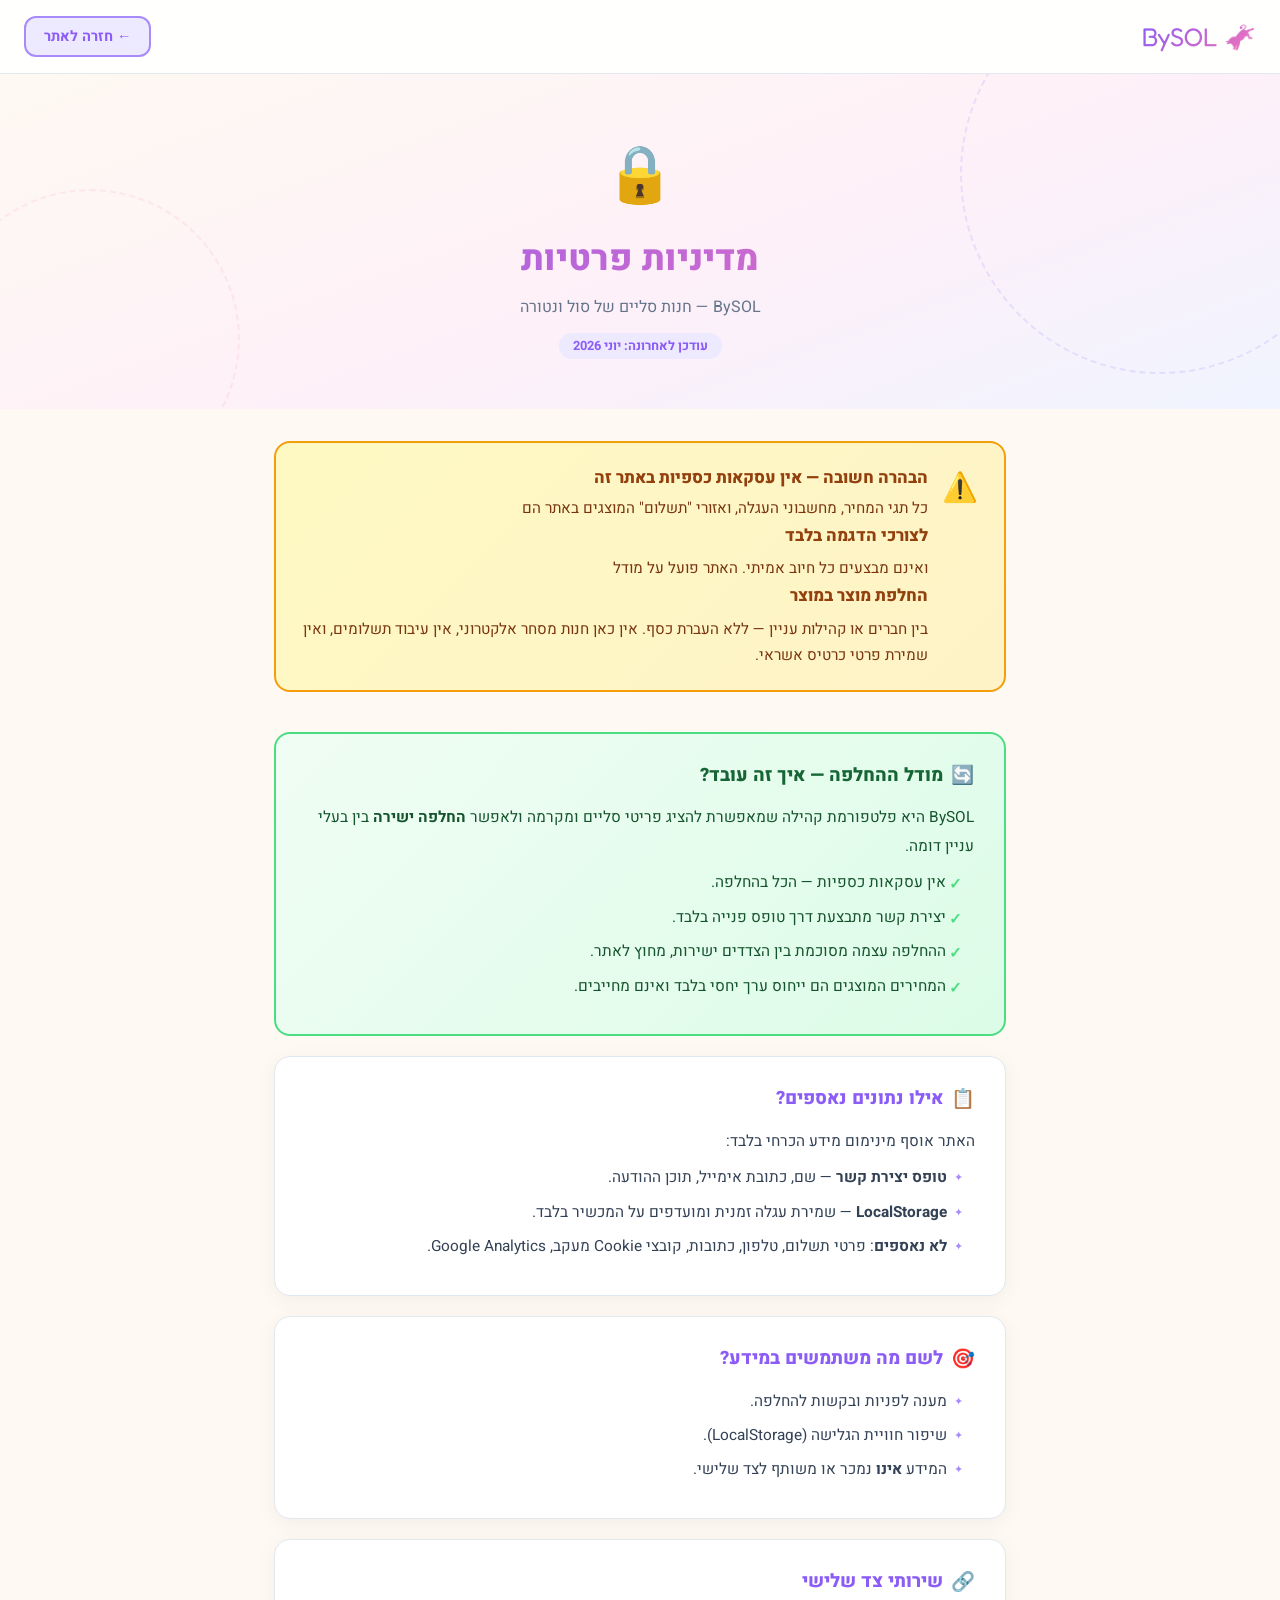
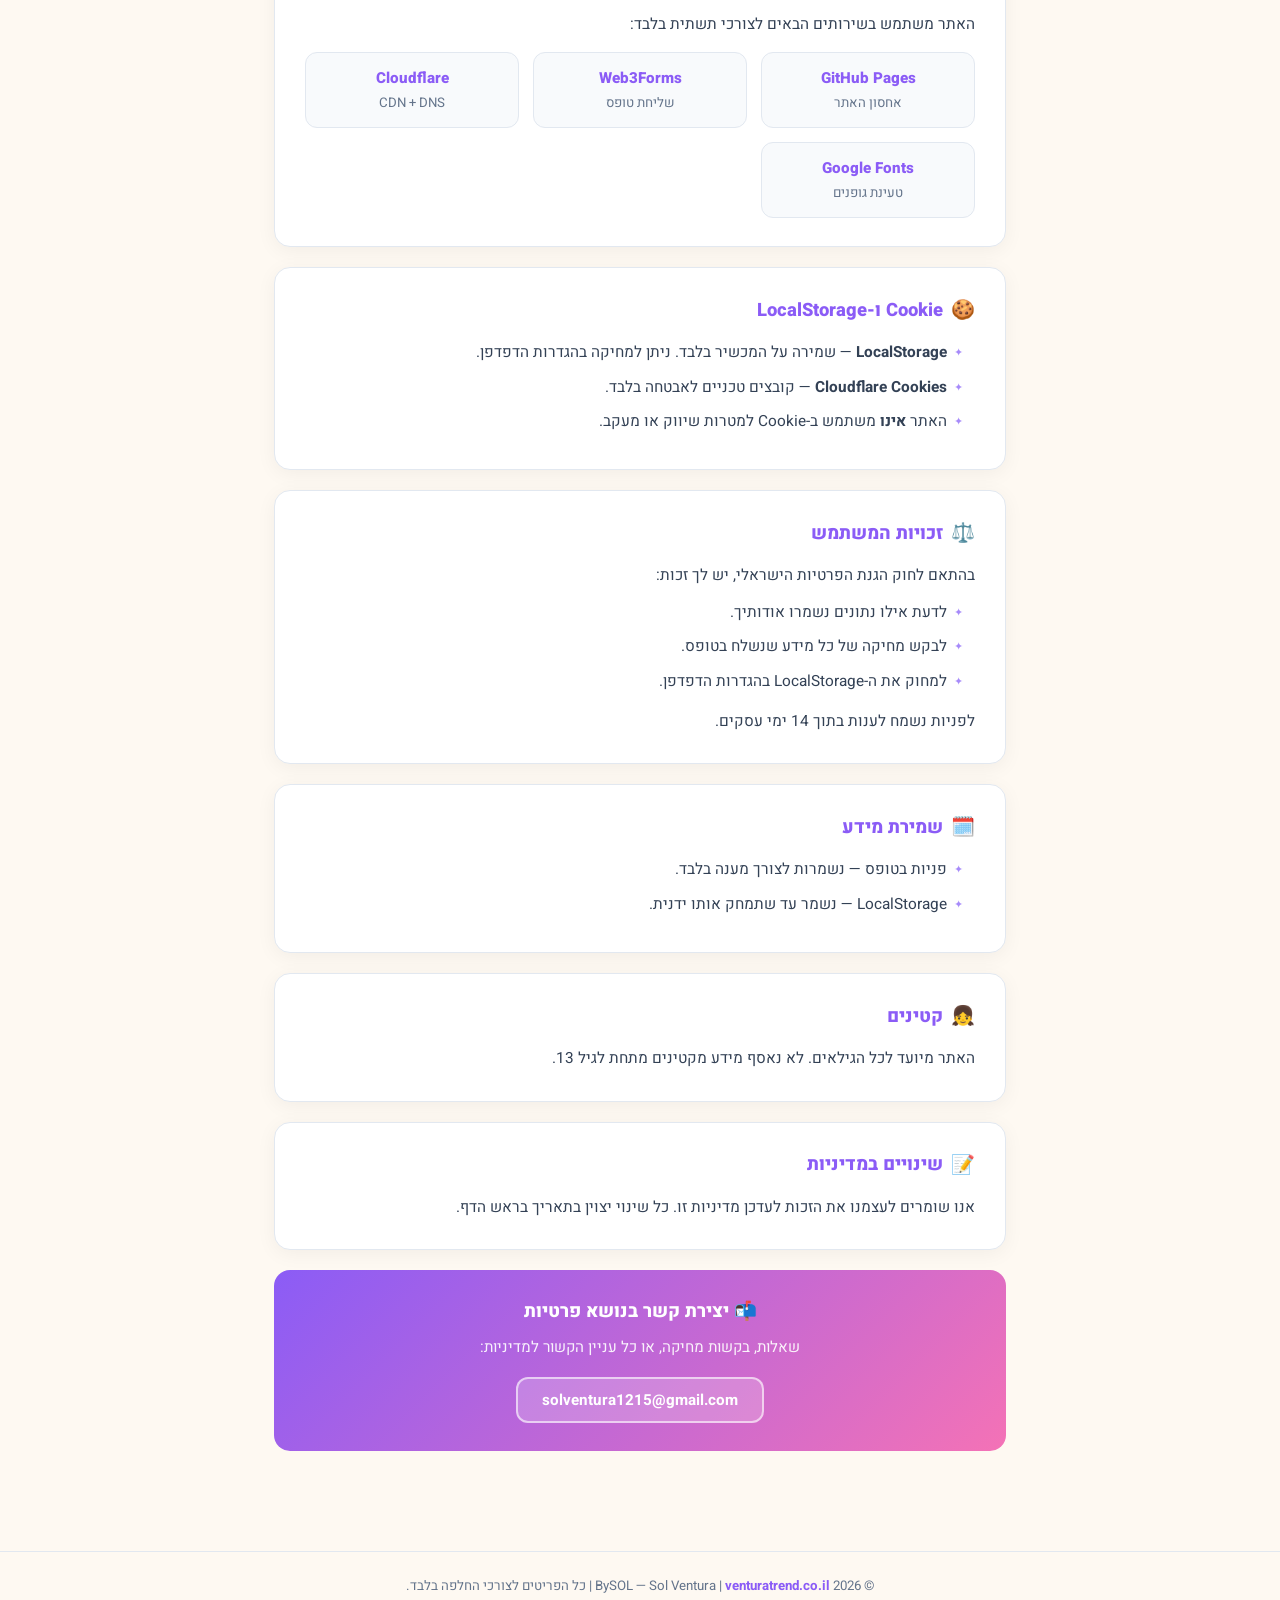
<file: privacy.html>
<!DOCTYPE html>
<html lang="he" dir="rtl">
<head>
  <meta charset="UTF-8"/>
  <meta name="viewport" content="width=device-width, initial-scale=1.0"/>
  <title>מדיניות פרטיות — BySOL</title>
  <link rel="icon" href="data:image/svg+xml,<svg xmlns=%22http://www.w3.org/2000/svg%22 viewBox=%220 0 100 100%22><text y=%22.9em%22 font-size=%2290%22>🫏</text></svg>">
  <link rel="preconnect" href="https://fonts.googleapis.com">
  <link href="https://fonts.googleapis.com/css2?family=Fredoka+One&family=Heebo:wght@300;400;600;700;800&display=swap" rel="stylesheet">
  <style>
    *, *::before, *::after { box-sizing: border-box; margin: 0; padding: 0; }
    :root {
      --green: #4ade80; --teal: #2dd4bf; --purple: #8b5cf6; --purple2: #a78bfa;
      --pink: #f472b6; --amber: #f59e0b; --bg: #fef9f2; --surface: #ffffff;
      --text: #0f172a; --muted: #64748b; --border: #e2e8f0; --radius: 16px;
    }
    html { scroll-behavior: smooth; }
    body {
      font-family: 'Heebo', Arial, sans-serif; background: var(--bg); color: var(--text);
      min-height: 100vh; direction: rtl; -webkit-font-smoothing: antialiased;
    }
    .site-header {
      background: rgba(255,255,255,.92); backdrop-filter: blur(12px);
      border-bottom: 1px solid var(--border); padding: 16px 24px; display: flex;
      align-items: center; justify-content: space-between; position: sticky; top: 0; z-index: 100;
    }
    .logo {
      font-family: 'Fredoka One', cursive; font-size: 1.6rem;
      background: linear-gradient(135deg, var(--purple), var(--pink));
      -webkit-background-clip: text; -webkit-text-fill-color: transparent; text-decoration: none;
    }
    .back-btn {
      display: inline-flex; align-items: center; gap: 6px; color: var(--purple);
      font-weight: 700; font-size: .9rem; text-decoration: none; background: #ede9fe;
      border: 2px solid var(--purple2); padding: 8px 18px; border-radius: 12px;
      transition: background .2s, color .2s;
    }
    .back-btn:hover { background: var(--purple); color: #fff; border-color: var(--purple); }
    .hero-banner {
      background: linear-gradient(160deg, #fef9f2 0%, #fef0f8 55%, #f0f4ff 100%);
      padding: 60px 24px 50px; text-align: center; position: relative; overflow: hidden;
    }
    .hero-banner::before {
      content: ''; position: absolute; width: 400px; height: 400px; border-radius: 50%;
      border: 2px dashed rgba(139,92,246,.15); top: -100px; right: -80px; pointer-events: none;
    }
    .hero-banner::after {
      content: ''; position: absolute; width: 300px; height: 300px; border-radius: 50%;
      border: 2px dashed rgba(244,114,182,.12); bottom: -80px; left: -60px; pointer-events: none;
    }
    .hero-icon { font-size: 3.5rem; margin-bottom: 16px; display: block; }
    .hero-banner h1 {
      font-size: 2.2rem; font-weight: 800; background: linear-gradient(135deg, var(--purple), var(--pink));
      -webkit-background-clip: text; -webkit-text-fill-color: transparent; margin-bottom: 10px;
    }
    .hero-banner .subtitle { color: var(--muted); font-size: 1rem; font-weight: 400; }
    .updated-badge {
      display: inline-block; background: #ede9fe; color: var(--purple);
      font-size: .8rem; font-weight: 700; padding: 4px 14px; border-radius: 999px; margin-top: 14px;
    }
    .notice-box {
      max-width: 780px; margin: 32px auto 0; background: linear-gradient(135deg, #fef9c3, #fef3c7);
      border: 2px solid #f59e0b; border-radius: var(--radius); padding: 22px 26px; display: flex;
      gap: 14px; align-items: flex-start;
    }
    .notice-icon { font-size: 1.8rem; flex-shrink: 0; margin-top: 2px; }
    .notice-box strong { display: block; font-size: 1.05rem; font-weight: 800; color: #92400e; margin-bottom: 6px; }
    .notice-box p { color: #78350f; font-size: .95rem; line-height: 1.7; }
    .content-wrap { max-width: 780px; margin: 0 auto; padding: 40px 24px 80px; }
    .section-card {
      background: var(--surface); border-radius: var(--radius); border: 1px solid var(--border);
      padding: 28px 30px; margin-bottom: 20px; box-shadow: 0 4px 20px rgba(0,0,0,.05);
      transition: box-shadow .2s;
    }
    .section-card:hover { box-shadow: 0 8px 32px rgba(139,92,246,.1); }
    .section-card h2 {
      font-size: 1.15rem; font-weight: 800; color: var(--purple); margin-bottom: 14px;
      display: flex; align-items: center; gap: 8px;
    }
    .section-card h2 .sec-icon { font-size: 1.2rem; }
    .section-card p, .section-card li { color: #334155; font-size: .96rem; line-height: 1.85; }
    .section-card ul { padding-right: 20px; margin-top: 8px; }
    .section-card ul li { margin-bottom: 6px; list-style: none; padding-right: 8px; position: relative; }
    .section-card ul li::before { content: '✦'; color: var(--purple2); font-size: .7rem; position: absolute; right: -8px; top: 5px; }
    .exchange-card {
      background: linear-gradient(135deg, #f0fdf4, #dcfce7); border: 2px solid var(--green);
      border-radius: var(--radius); padding: 28px 30px; margin-bottom: 20px;
    }
    .exchange-card h2 { color: #166534; font-size: 1.15rem; font-weight: 800; margin-bottom: 14px; display: flex; align-items: center; gap: 8px; }
    .exchange-card p, .exchange-card li { color: #14532d; font-size: .96rem; line-height: 1.85; }
    .exchange-card ul { padding-right: 20px; margin-top: 8px; }
    .exchange-card ul li { margin-bottom: 6px; list-style: none; padding-right: 8px; position: relative; }
    .exchange-card ul li::before { content: '✓'; color: var(--green); font-weight: 800; position: absolute; right: -8px; top: 2px; }
    .third-party-grid {
      display: grid; grid-template-columns: repeat(auto-fit, minmax(200px, 1fr)); gap: 14px; margin-top: 14px;
    }
    .tp-item { background: #f8fafc; border: 1px solid var(--border); border-radius: 12px; padding: 14px 16px; text-align: center; }
    .tp-item .tp-name { font-weight: 800; font-size: .95rem; color: var(--purple); margin-bottom: 4px; }
    .tp-item .tp-role { font-size: .83rem; color: var(--muted); }
    .contact-card {
      background: linear-gradient(135deg, var(--purple), var(--pink)); border-radius: var(--radius);
      padding: 28px 30px; text-align: center; color: #fff; margin-bottom: 20px;
    }
    .contact-card h2 { font-size: 1.15rem; font-weight: 800; margin-bottom: 10px; }
    .contact-card p { font-size: .95rem; opacity: .92; line-height: 1.7; margin-bottom: 16px; }
    .contact-card a {
      display: inline-block; background: rgba(255,255,255,.2); border: 2px solid rgba(255,255,255,.6);
      color: #fff; font-weight: 700; font-size: .95rem; padding: 10px 24px; border-radius: 12px;
      text-decoration: none; transition: background .2s;
    }
    .contact-card a:hover { background: rgba(255,255,255,.35); }
    .page-footer { text-align: center; padding: 24px; color: var(--muted); font-size: .83rem; border-top: 1px solid var(--border); }
    .page-footer a { color: var(--purple); text-decoration: none; font-weight: 700; }
    @media (max-width: 600px) {
      .hero-banner h1 { font-size: 1.7rem; }
      .section-card { padding: 20px 18px; }
      .notice-box { flex-direction: column; gap: 10px; }
    }
  </style>
</head>
<body>
  <header class="site-header">
    <a href="https://venturatrend.co.il" class="logo">🫏 BySOL</a>
    <a href="https://venturatrend.co.il" class="back-btn">← חזרה לאתר</a>
  </header>
  <div class="hero-banner">
    <span class="hero-icon">🔒</span>
    <h1>מדיניות פרטיות</h1>
    <p class="subtitle">BySOL — חנות סליים של סול ונטורה</p>
    <span class="updated-badge">עודכן לאחרונה: יוני 2026</span>
  </div>
  <div style="max-width:780px;margin:0 auto;padding:0 24px;">
    <div class="notice-box">
      <span class="notice-icon">⚠️</span>
      <div>
        <strong>הבהרה חשובה — אין עסקאות כספיות באתר זה</strong>
        <p>כל תגי המחיר, מחשבוני העגלה, ואזורי "תשלום" המוצגים באתר הם <strong>לצורכי הדגמה בלבד</strong> ואינם מבצעים כל חיוב אמיתי. האתר פועל על מודל <strong>החלפת מוצר במוצר</strong> בין חברים או קהילות עניין — ללא העברת כסף. אין כאן חנות מסחר אלקטרוני, אין עיבוד תשלומים, ואין שמירת פרטי כרטיס אשראי.</p>
      </div>
    </div>
  </div>
  <div class="content-wrap">
    <div class="exchange-card">
      <h2><span>🔄</span> מודל ההחלפה — איך זה עובד?</h2>
      <p>BySOL היא פלטפורמת קהילה שמאפשרת להציג פריטי סליים ומקרמה ולאפשר <strong>החלפה ישירה</strong> בין בעלי עניין דומה.</p>
      <ul>
        <li>אין עסקאות כספיות — הכל בהחלפה.</li>
        <li>יצירת קשר מתבצעת דרך טופס פנייה בלבד.</li>
        <li>ההחלפה עצמה מסוכמת בין הצדדים ישירות, מחוץ לאתר.</li>
        <li>המחירים המוצגים הם ייחוס ערך יחסי בלבד ואינם מחייבים.</li>
      </ul>
    </div>
    <div class="section-card">
      <h2><span class="sec-icon">📋</span> אילו נתונים נאספים?</h2>
      <p>האתר אוסף מינימום מידע הכרחי בלבד:</p>
      <ul>
        <li><strong>טופס יצירת קשר</strong> — שם, כתובת אימייל, תוכן ההודעה.</li>
        <li><strong>LocalStorage</strong> — שמירת עגלה זמנית ומועדפים על המכשיר בלבד.</li>
        <li><strong>לא נאספים</strong>: פרטי תשלום, טלפון, כתובות, קובצי Cookie מעקב, Google Analytics.</li>
      </ul>
    </div>
    <div class="section-card">
      <h2><span class="sec-icon">🎯</span> לשם מה משתמשים במידע?</h2>
      <ul>
        <li>מענה לפניות ובקשות להחלפה.</li>
        <li>שיפור חוויית הגלישה (LocalStorage).</li>
        <li>המידע <strong>אינו</strong> נמכר או משותף לצד שלישי.</li>
      </ul>
    </div>
    <div class="section-card">
      <h2><span class="sec-icon">🔗</span> שירותי צד שלישי</h2>
      <p>האתר משתמש בשירותים הבאים לצורכי תשתית בלבד:</p>
      <div class="third-party-grid">
        <div class="tp-item"><div class="tp-name">GitHub Pages</div><div class="tp-role">אחסון האתר</div></div>
        <div class="tp-item"><div class="tp-name">Web3Forms</div><div class="tp-role">שליחת טופס</div></div>
        <div class="tp-item"><div class="tp-name">Cloudflare</div><div class="tp-role">CDN + DNS</div></div>
        <div class="tp-item"><div class="tp-name">Google Fonts</div><div class="tp-role">טעינת גופנים</div></div>
      </div>
    </div>
    <div class="section-card">
      <h2><span class="sec-icon">🍪</span> Cookie ו-LocalStorage</h2>
      <ul>
        <li><strong>LocalStorage</strong> — שמירה על המכשיר בלבד. ניתן למחיקה בהגדרות הדפדפן.</li>
        <li><strong>Cloudflare Cookies</strong> — קובצים טכניים לאבטחה בלבד.</li>
        <li>האתר <strong>אינו</strong> משתמש ב-Cookie למטרות שיווק או מעקב.</li>
      </ul>
    </div>
    <div class="section-card">
      <h2><span class="sec-icon">⚖️</span> זכויות המשתמש</h2>
      <p>בהתאם לחוק הגנת הפרטיות הישראלי, יש לך זכות:</p>
      <ul>
        <li>לדעת אילו נתונים נשמרו אודותיך.</li>
        <li>לבקש מחיקה של כל מידע שנשלח בטופס.</li>
        <li>למחוק את ה-LocalStorage בהגדרות הדפדפן.</li>
      </ul>
      <p style="margin-top:12px;">לפניות נשמח לענות בתוך 14 ימי עסקים.</p>
    </div>
    <div class="section-card">
      <h2><span class="sec-icon">🗓️</span> שמירת מידע</h2>
      <ul>
        <li>פניות בטופס — נשמרות לצורך מענה בלבד.</li>
        <li>LocalStorage — נשמר עד שתמחק אותו ידנית.</li>
      </ul>
    </div>
    <div class="section-card">
      <h2><span class="sec-icon">👧</span> קטינים</h2>
      <p>האתר מיועד לכל הגילאים. לא נאסף מידע מקטינים מתחת לגיל 13.</p>
    </div>
    <div class="section-card">
      <h2><span class="sec-icon">📝</span> שינויים במדיניות</h2>
      <p>אנו שומרים לעצמנו את הזכות לעדכן מדיניות זו. כל שינוי יצוין בתאריך בראש הדף.</p>
    </div>
    <div class="contact-card">
      <h2>📬 יצירת קשר בנושא פרטיות</h2>
      <p>שאלות, בקשות מחיקה, או כל עניין הקשור למדיניות:</p>
      <a href="mailto:solventura1215@gmail.com">solventura1215@gmail.com</a>
    </div>
  </div>
  <footer class="page-footer">
    © 2026 BySOL — Sol Ventura | <a href="https://venturatrend.co.il">venturatrend.co.il</a> | כל הפריטים לצורכי החלפה בלבד.
  </footer>
</body>
</html>
</file>
